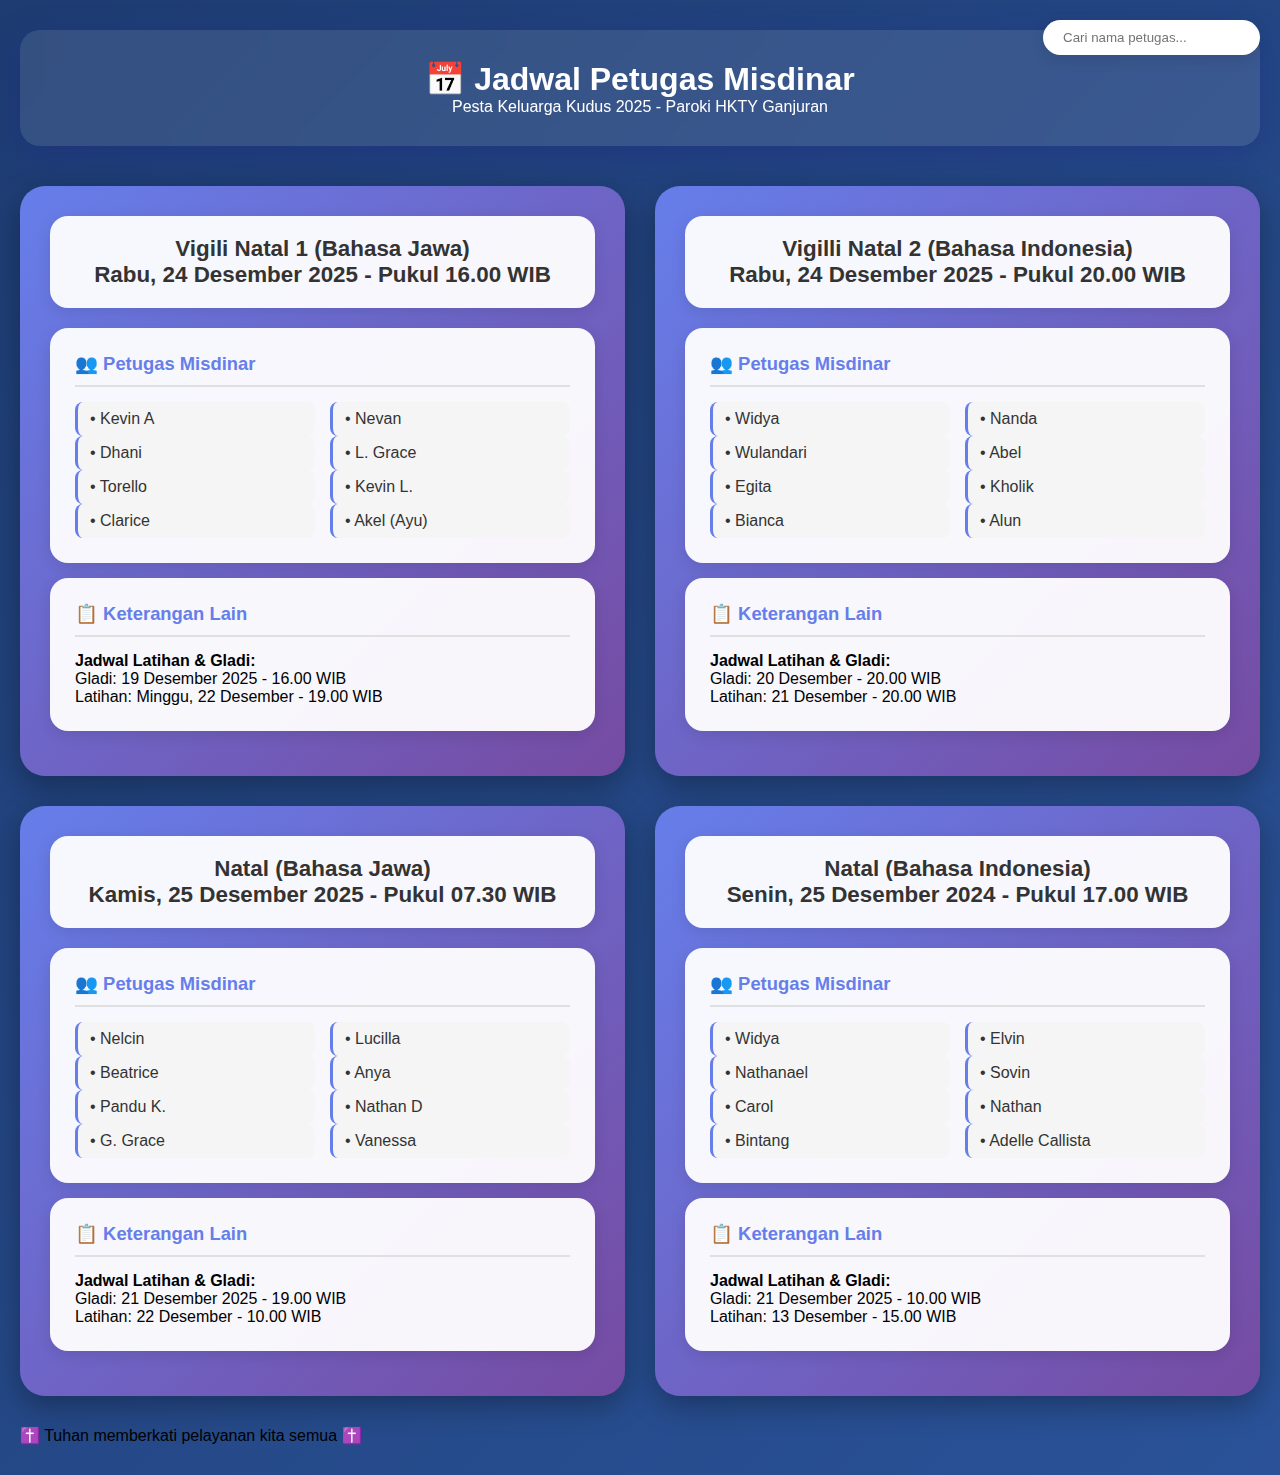
<file: keluargaKudus/index.html>
<!DOCTYPE html>
<html lang="id">
<head>
    <meta charset="UTF-8">
    <meta name="viewport" content="width=device-width, initial-scale=1.0">
    <title>Jadwal Petugas Misdinar Pesta Keluarga Kudus 2025</title>
    <link rel="stylesheet" href="../css/style.css">
</head>
<body>
    <div class="container">
        <div class="header">
            <h1>📅 Jadwal Petugas Misdinar</h1>
            <p>Pesta Keluarga Kudus 2025 - Paroki HKTY Ganjuran</p>
            
        </div>

        <div class="schedule-grid">
            <!-- Misa 1 -->
            <div class="schedule-card">
                <div class="card-title">Vigili Natal 1 (Bahasa Jawa)<br>Rabu, 24 Desember 2025 - Pukul 16.00 WIB</div>
                
                <div class="card-section">
                    <div class="section-title">👥 Petugas Misdinar</div>
                    <div class="section-content">
                        <div class="petugas-grid">
                            <div class="petugas-column">
                                <div class="petugas-item">• Kevin A</div>
                                <div class="petugas-item">• Dhani</div>
                                <div class="petugas-item">• Torello</div>
                                <div class="petugas-item">• Clarice</div>
                            </div>
                            <div class="petugas-column">
                                <div class="petugas-item">• Nevan</div>
                                <div class="petugas-item">• L. Grace</div>
                                <div class="petugas-item">• Kevin L.</div>
                                <div class="petugas-item">• Akel (Ayu)</div>
                            </div>
                        </div>
                    </div>
                </div>

                <div class="card-section">
                    <div class="section-title">📋 Keterangan Lain</div>
                    <div class="section-content">
                        <div class="practice-item"><strong>Jadwal Latihan & Gladi:</strong></div>
                        <div class="practice-item">Gladi: 19 Desember 2025 - 16.00 WIB</div>
                        <div class="practice-item">Latihan: Minggu, 22 Desember - 19.00 WIB</div>
                    </div>
                </div>

            </div>

            <!-- Misa 2 -->
            <div class="schedule-card">
                <div class="card-title">Vigilli Natal 2 (Bahasa Indonesia)<br>Rabu, 24 Desember 2025 - Pukul 20.00 WIB</div>
                
                <div class="card-section">
                    <div class="section-title">👥 Petugas Misdinar</div>
                    <div class="section-content">
                        <div class="petugas-grid">
                            <div class="petugas-column">
                                <div class="petugas-item">• Widya</div>
                                <div class="petugas-item">• Wulandari</div>
                                <div class="petugas-item">• Egita</div>
                                <div class="petugas-item">• Bianca</div>
                            </div>
                            <div class="petugas-column">
                                <div class="petugas-item">• Nanda</div>
                                <div class="petugas-item">• Abel</div>
                                <div class="petugas-item">• Kholik</div>
                                <div class="petugas-item">• Alun</div>
                            </div>
                        </div>
                    </div>
                </div>

                <div class="card-section">
                    <div class="section-title">📋 Keterangan Lain</div>
                    <div class="section-content">
                        <div class="practice-item"><strong>Jadwal Latihan & Gladi:</strong></div>
                        <div class="practice-item">Gladi: 20 Desember - 20.00 WIB</div>
                        <div class="practice-item">Latihan: 21 Desember - 20.00 WIB</div>
                    </div>
                </div>
            </div>

            <!-- Misa 3 -->
            <div class="schedule-card">
                <div class="card-title">Natal (Bahasa Jawa)<br>Kamis, 25 Desember 2025 - Pukul 07.30 WIB</div>
                
                <div class="card-section">
                    <div class="section-title">👥 Petugas Misdinar</div>
                    <div class="section-content">
                        <div class="petugas-grid">
                            <div class="petugas-column">
                                <div class="petugas-item">• Nelcin</div>
                                <div class="petugas-item">• Beatrice</div>
                                <div class="petugas-item">• Pandu K.</div>
                                <div class="petugas-item">• G. Grace</div>
                            </div>
                            <div class="petugas-column">
                                <div class="petugas-item">• Lucilla</div>
                                <div class="petugas-item">• Anya</div>
                                <div class="petugas-item">• Nathan D</div>
                                <div class="petugas-item">• Vanessa</div>
                            </div>
                        </div>
                    </div>
                </div>

                <div class="card-section">
                    <div class="section-title">📋 Keterangan Lain</div>
                    <div class="section-content">
                        <div class="practice-item"><strong>Jadwal Latihan & Gladi:</strong></div>
                        <div class="practice-item">Gladi: 21 Desember 2025 - 19.00 WIB</div>
                        <div class="practice-item">Latihan: 22 Desember - 10.00 WIB</div>
                    </div>
                </div>
            </div>

            <!-- Misa 4 -->
            <div class="schedule-card">
                <div class="card-title">Natal (Bahasa Indonesia)<br>Senin, 25 Desember 2024 - Pukul 17.00 WIB</div>
                
                <div class="card-section">
                    <div class="section-title">👥 Petugas Misdinar</div>
                    <div class="section-content">
                        <div class="petugas-grid">
                            <div class="petugas-column">
                                <div class="petugas-item">• Widya</div>
                                <div class="petugas-item">• Nathanael</div>
                                <div class="petugas-item">• Carol</div>
                                <div class="petugas-item">• Bintang</div>
                            </div>
                            <div class="petugas-column">
                                <div class="petugas-item">• Elvin</div>
                                <div class="petugas-item">• Sovin</div>
                                <div class="petugas-item">• Nathan</div>
                                <div class="petugas-item">• Adelle Callista</div>
                            </div>
                        </div>
                    </div>
                </div>

                <div class="card-section">
                    <div class="section-title">📋 Keterangan Lain</div>
                    <div class="section-content">
                        <div class="practice-item"><strong>Jadwal Latihan & Gladi:</strong></div>
                        <div class="practice-item">Gladi: 21 Desember 2025 - 10.00 WIB</div>
                        <div class="practice-item">Latihan: 13 Desember - 15.00 WIB</div>
                    </div>
                </div>
            </div>
        </div>

        

        <div class="footer">
            <p>✝️ Tuhan memberkati pelayanan kita semua ✝️</p>
        </div>
    </div>
    <script src="../js/main.js"></script>
</body>
</html>
</file>
<file: css/style.css>
* {
    margin: 0;
    padding: 0;
    box-sizing: border-box;
}

body {
    font-family: 'Segoe UI', Tahoma, Geneva, Verdana, sans-serif;
    background: linear-gradient(135deg, #1e3c72 0%, #2a5298 100%);
    min-height: 100vh;
    padding: 30px 20px;
}

.container {
    max-width: 1400px;
    margin: 0 auto;
}

.header {
    text-align: center;
    color: white;
    margin-bottom: 40px;
    background: rgba(255, 255, 255, 0.1);
    backdrop-filter: blur(10px);
    padding: 30px;
    border-radius: 20px;
    box-shadow: 0 8px 32px 0 rgba(31, 38, 135, 0.37);
}

.schedule-grid {
    display: grid;
    grid-template-columns: repeat(auto-fit, minmax(500px, 1fr));
    gap: 30px;
    margin-bottom: 30px;
}

.schedule-card {
    background: linear-gradient(135deg, #667eea 0%, #764ba2 100%);
    border-radius: 25px;
    padding: 30px;
    box-shadow: 0 10px 30px rgba(0, 0, 0, 0.3);
    transition: all 0.3s ease;
}

.card-title {
    background: rgba(255, 255, 255, 0.95);
    padding: 20px;
    border-radius: 18px;
    text-align: center;
    font-size: 1.4em;
    font-weight: 600;
    color: #333;
    margin-bottom: 20px;
    box-shadow: 0 4px 15px rgba(0, 0, 0, 0.1);
}

.card-section {
    background: rgba(255, 255, 255, 0.95);
    padding: 25px;
    border-radius: 18px;
    margin-bottom: 15px;
    box-shadow: 0 4px 15px rgba(0, 0, 0, 0.1);
}

.section-title {
    font-size: 1.15em;
    font-weight: 600;
    color: #667eea;
    margin-bottom: 15px;
    padding-bottom: 10px;
    border-bottom: 2px solid #e0e0e0;
}

.petugas-grid {
    display: grid;
    grid-template-columns: 1fr 1fr;
    gap: 15px;
}

.petugas-item {
    color: #333;
    padding: 8px 12px;
    background: #f5f5f5;
    border-radius: 8px;
    border-left: 3px solid #667eea;
    transition: all 0.2s ease;
}

.petugas-item:hover {
    background: #e8eaf6;
    border-left-color: #764ba2;
    transform: translateX(3px);
}

.back-button {
    position: fixed;
    bottom: 30px;
    right: 30px;
    background: #667eea;
    color: white;
    padding: 15px 25px;
    border-radius: 25px;
    text-decoration: none;
    box-shadow: 0 4px 15px rgba(0, 0, 0, 0.2);
    transition: all 0.3s ease;
}

.back-button:hover {
    transform: translateY(-3px);
    box-shadow: 0 6px 20px rgba(0, 0, 0, 0.3);
}

@media (max-width: 768px) {
    .schedule-grid {
        grid-template-columns: 1fr;
    }
    
    .petugas-grid {
        grid-template-columns: 1fr;
    }
    
    .back-button {
        bottom: 20px;
        right: 20px;
        padding: 12px 20px;
    }
}
</file>
